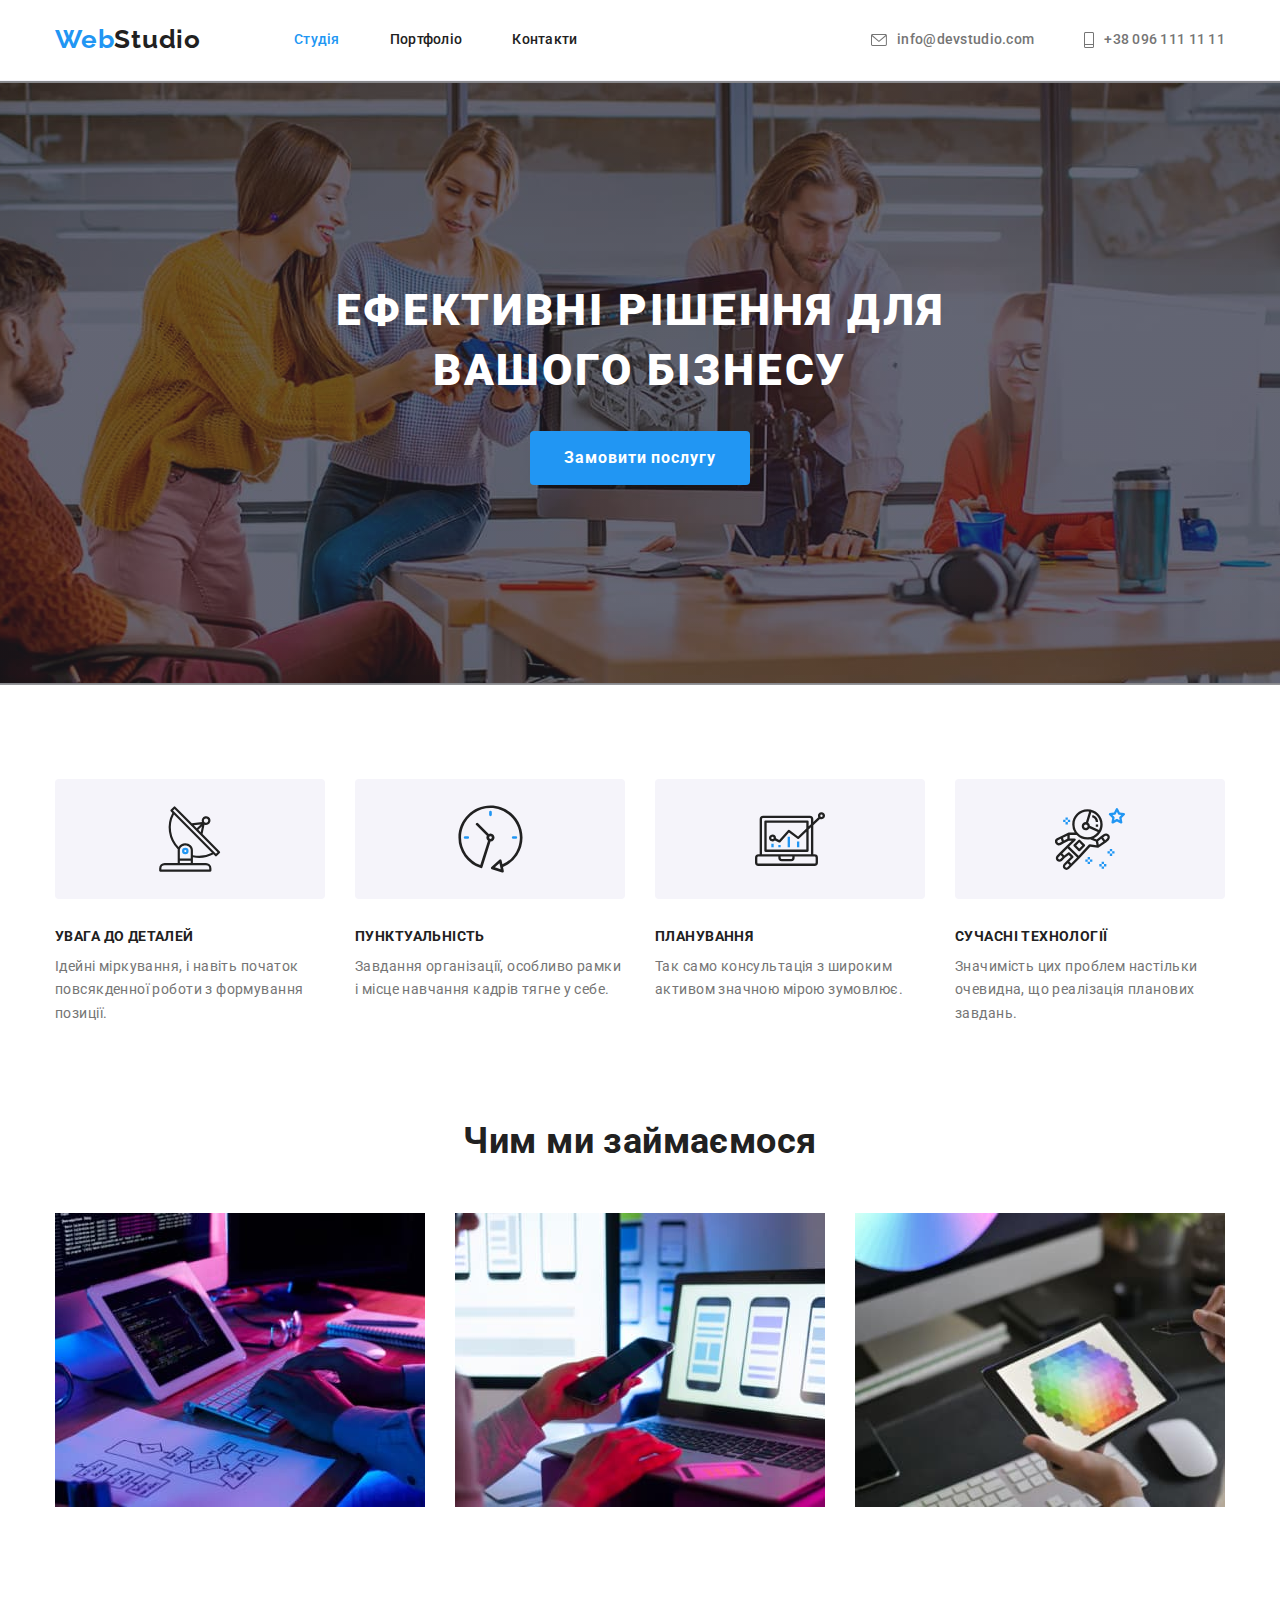
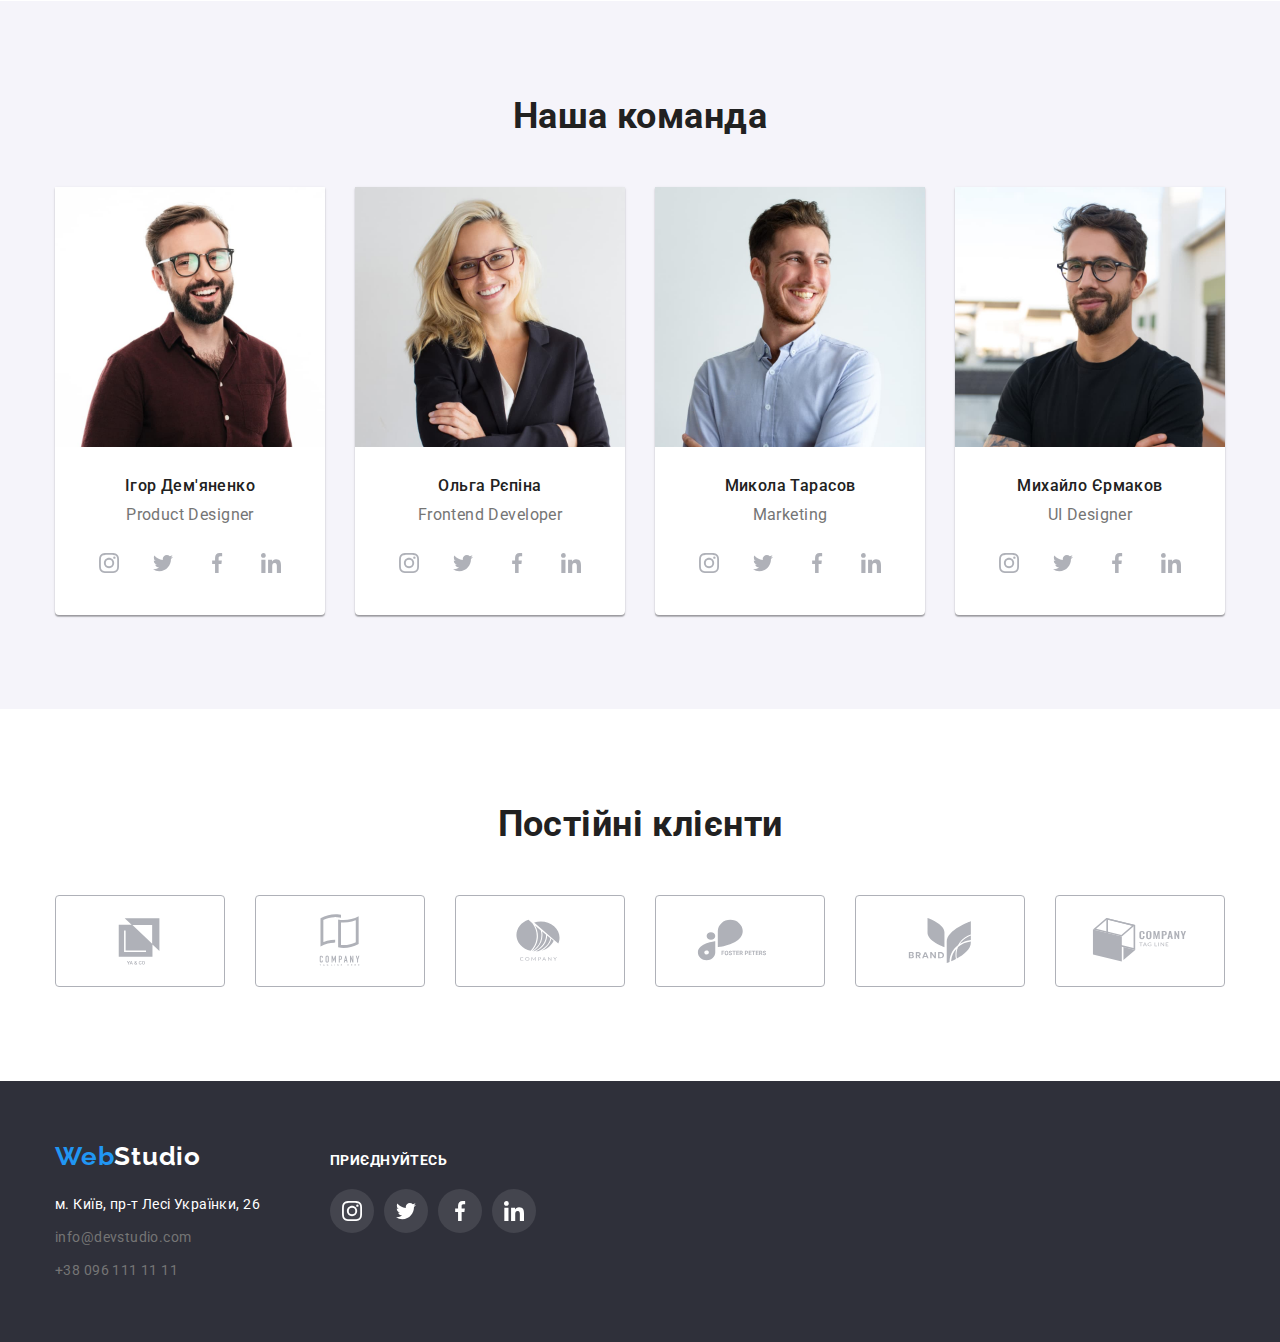
<file: index.html>
<!DOCTYPE html>
<html lang="uk">

<head>
	<meta charset="UTF-8">
	<meta http-equiv="X-UA-Compatible" content="IE=edge">
	<meta name="viewport" content="width=device-width, initial-scale=1.0">
	<title>WebStudio - послуги</title>
	<link rel="import" href="./portfolio.html">
	<link rel="preconnect" href="https://fonts.googleapis.com">
	<link rel="preconnect" href="https://fonts.gstatic.com" crossorigin>
	<link rel="stylesheet" href="https://cdnjs.cloudflare.com/ajax/libs/modern-normalize/1.1.0/modern-normalize.min.css">
	<link href="https://fonts.googleapis.com/css2?family=Raleway:wght@700&family=Roboto:wght@400;500;700;900&display=swap"
		rel="stylesheet">
	<link rel="stylesheet" href="./css/styles.css">
</head>

<body>
	<header>
		<div class="container main-nav">
			<nav class="nav-bar">
				<a href="" class="logo"><span class="highlight-text">Web</span>Studio</a>
				<ul class="nav-links list">
					<li class="nav-link"><a href="./index.html" class="active">Студія</a></li>
					<li class="nav-link"><a href="./portfolio.html">Портфоліо</a></li>
					<li class="nav-link"><a href="">Контакти</a></li>
				</ul>
			</nav>
			<ul class="nav-links nav-contacts list">
				<li class="nav-link">
					<a href="mailto:info@devstudio.com">
						<svg class="icon-nav" width="16px" height="12px">
							<use href="./images/symbol-defs.svg#icon-envelope"></use>
						</svg>
						<span>info@devstudio.com</span>
					</a>
				</li>
				<li class="nav-link">
					<a href="tel:+380961111111">
						<svg class="icon-nav" width="10px" height="16px">
							<use href="./images/symbol-defs.svg#icon-phone"></use>
						</svg>
						<span>+38 096 111 11 11</span>
					</a>
				</li>
			</ul>
		</div>
	</header>
	<main>
		<section class="hero">
			<div class="container container-hero">
				<h1>Ефективні рішення для вашого бізнесу</h1>
				<button class="hero-button" type="button">Замовити послугу</button>
			</div>
		</section>
		<section class="preferences section">
			<div class="container">
				<h2 class="visually-hidden">Наші переваги</h2>
				<ul class="list preferences-list">
					<li class="preferences-block">
						<div class="preferences-container">
							<svg width="65.32" height="70">
								<use href="./images/symbol-defs.svg#icon-antenna"></use>
							</svg>
						</div>
						<h3 class="preferences-header">УВАГА ДО ДЕТАЛЕЙ</h3>
						<p class="preferences-text">Ідейні міркування, і навіть початок повсякденної роботи з
							формування позиції.</p>
					</li>
					<li class="preferences-block">
						<div class="preferences-container">
							<svg width="67" height="70">
								<use href="./images/symbol-defs.svg#icon-clock"></use>
							</svg>
						</div>
						<h3 class="preferences-header">ПУНКТУАЛЬНІСТЬ</h3>
						<p class="preferences-text">Завдання організації, особливо рамки і місце навчання кадрів
							тягне у себе.</p>
					</li>
					<li class="preferences-block">
						<div class="preferences-container">
							<svg width="70" height="70">
								<use href="./images/symbol-defs.svg#icon-diagram"></use>
							</svg>
						</div>
						<h3 class="preferences-header">ПЛАНУВАННЯ</h3>
						<p class="preferences-text">Так само консультація з широким активом значною мірою зумовлює.
						</p>
					</li>
					<li class="preferences-block">
						<div class="preferences-container">
							<svg width="70" height="70">
								<use href="./images/symbol-defs.svg#icon-astronaut"></use>
							</svg>
						</div>
						<h3 class="preferences-header">СУЧАСНІ ТЕХНОЛОГІЇ</h3>
						<p class="preferences-text">Значимість цих проблем настільки очевидна, що реалізація планових
							завдань.</p>
					</li>
				</ul>
			</div>
		</section>
		<section class="works section">
			<div class="container">
				<h2 class="section-headers">Чим ми займаємося</h2>
				<ul class="list works-pictures">
					<li class="works-picture"><img src=" ./images/typing.jpg" alt="друк на клавіатурі" width="300"></li>
					<li class="works-picture"><img src="./images/smartphone.jpg" alt="смартфон та ноутбук" width="300"></li>
					<li class="works-picture"><img src="./images/pick_color_on_tablet.jpg" alt="дизайнер обирає колір на планшеті"
							width="300"></li>
				</ul>
			</div>
		</section>
		<section class="team section">
			<div class="container">
				<h2 class="section-headers">Наша команда</h2>
				<ul class="list team-cards">
					<li class="team-card">
						<img class="team-photo" src="./images/igor_demyanenko.jpg" alt="Ігор Дем'яненко" width="270">
						<div class="team-description">
							<h3 class="team-member">Ігор Дем'яненко</h3>
							<p class="team-text">Product Designer</p>
							<ul class="team-contacts">
								<li>
									<a href="" class="social-icon">
										<svg width="20" height="20">
											<use href="./images/symbol-defs.svg#icon-instagram"></use>
										</svg>
									</a>
								</li>
								<li>
									<a href="" class="social-icon">
										<svg width="20" height="20">
											<use href="./images/symbol-defs.svg#icon-twitter"></use>
										</svg>
									</a>
								</li>
								<li>
									<a href="" class="social-icon">
										<svg width="20" height="20">
											<use href="./images/symbol-defs.svg#icon-facebook"></use>
										</svg>
									</a>
								</li>
								<li>
									<a href="" class="social-icon">
										<svg width="20" height="20">
											<use href="./images/symbol-defs.svg#icon-linkedin"></use>
										</svg>
									</a>
								</li>
							</ul>
						</div>
					</li>
					<li class="team-card">
						<img class="team-photo" src="./images/olga_repina.jpg" alt="Ольга Рєпіна" width="270">
						<div class="team-description">
							<h3 class="team-member">Ольга Рєпіна</h3>
							<p class="team-text">Frontend Developer</p>
							<ul class="team-contacts">
								<li>
									<a href="" class="social-icon">
										<svg width="20" height="20">
											<use href="./images/symbol-defs.svg#icon-instagram"></use>
										</svg>
									</a>
								</li>
								<li>
									<a href="" class="social-icon">
										<svg width="20" height="20">
											<use href="./images/symbol-defs.svg#icon-twitter"></use>
										</svg>
									</a>
								</li>
								<li>
									<a href="" class="social-icon">
										<svg width="20" height="20">
											<use href="./images/symbol-defs.svg#icon-facebook"></use>
										</svg>
									</a>
								</li>
								<li>
									<a href="" class="social-icon">
										<svg width="20" height="20">
											<use href="./images/symbol-defs.svg#icon-linkedin"></use>
										</svg>
									</a>
								</li>
							</ul>
						</div>
					</li>
					<li class="team-card">
						<img class="team-photo" src="./images/mykola_tarasov.jpg" alt="Микола Тарасов" width="270">
						<div class="team-description">
							<h3 class="team-member">Микола Тарасов</h3>
							<p class="team-text">Marketing</p>
							<ul class="team-contacts">
								<li>
									<a href="" class="social-icon">
										<svg width="20" height="20">
											<use href="./images/symbol-defs.svg#icon-instagram"></use>
										</svg>
									</a>
								</li>
								<li>
									<a href="" class="social-icon">
										<svg width="20" height="20">
											<use href="./images/symbol-defs.svg#icon-twitter"></use>
										</svg>
									</a>
								</li>
								<li>
									<a href="" class="social-icon">
										<svg width="20" height="20">
											<use href="./images/symbol-defs.svg#icon-facebook"></use>
										</svg>
									</a>
								</li>
								<li>
									<a href="" class="social-icon">
										<svg width="20" height="20">
											<use href="./images/symbol-defs.svg#icon-linkedin"></use>
										</svg>
									</a>
								</li>
							</ul>
						</div>
					</li>
					<li class="team-card">
						<img class="team-photo" src="./images/mykhailo_yermakov.jpg" alt="Михайло Єрмаков" width="270">
						<div class="team-description">
							<h3 class="team-member">Михайло Єрмаков</h3>
							<p class="team-text">UI Designer</p>
							<ul class="team-contacts">
								<li>
									<a href="" class="social-icon">
										<svg width="20" height="20">
											<use href="./images/symbol-defs.svg#icon-instagram"></use>
										</svg>
									</a>
								</li>
								<li>
									<a href="" class="social-icon">
										<svg width="20" height="20">
											<use href="./images/symbol-defs.svg#icon-twitter"></use>
										</svg>
									</a>
								</li>
								<li>
									<a href="" class="social-icon">
										<svg width="20" height="20">
											<use href="./images/symbol-defs.svg#icon-facebook"></use>
										</svg>
									</a>
								</li>
								<li>
									<a href="" class="social-icon">
										<svg width="20" height="20">
											<use href="./images/symbol-defs.svg#icon-linkedin"></use>
										</svg>
									</a>
								</li>
							</ul>
						</div>
					</li>
				</ul>
			</div>
		</section>
		<section class="clients section">
			<div class="container">
				<h2 class="section-headers">Постійні клієнти</h2>
				<ul class="list clients-list">
					<li>
						<a class="clients-links" href="">
							<svg width="106" height="60">
								<use href="./images/symbol-defs.svg#icon-logo_ya_co"></use>
							</svg>
						</a>
					</li>
					<li>
						<a class="clients-links" href="">
							<svg width="106" height="60">
								<use href="./images/symbol-defs.svg#icon-logo_company_tagline"></use>
							</svg>
						</a>
					</li>
					<li>
						<a class="clients-links" href="">
							<svg width="106" height="60">
								<use href="./images/symbol-defs.svg#icon-logo_company"></use>
							</svg>
						</a>
					</li>
					<li>
						<a class="clients-links" href="">
							<svg width="106" height="60">
								<use href="./images/symbol-defs.svg#icon-logo_foster_peters"></use>
							</svg>
						</a>
					</li>
					<li>
						<a class="clients-links" href="">
							<svg width="106" height="60">
								<use href="./images/symbol-defs.svg#icon-logo_brand"></use>
							</svg>
						</a>
					</li>
					<li>
						<a class="clients-links" href="">
							<svg width="106" height="60">
								<use href="./images/symbol-defs.svg#icon-logo_company_tag_line"></use>
							</svg>
						</a>
					</li>
				</ul>
			</div>
		</section>
	</main>
	<footer>
		<div class="container footer-container">
			<div class="footer-info">
				<a href="" class="logo logo-footer"><span class="highlight-text">Web</span>Studio</a>
				<address>
					<p class="footer-address">м. Київ, пр-т Лесі Українки, 26</p>
					<ul class="footer-contacts list">
						<li><a href="mailto:info@devstudio.com">info@devstudio.com</a></li>
						<li><a href="tel:+380961111111">+38 096 111 11 11</a></li>
					</ul>
				</address>
			</div>
			<div class="footer-social">
				<p class="footer-join">приєднуйтесь</p>
				<ul class="footer-social-contacts">
					<li>
						<a href="" class="footer-social-icon">
							<svg width="20" height="20">
								<use href="./images/symbol-defs.svg#icon-instagram"></use>
							</svg>
						</a>
					</li>
					<li>
						<a href="" class="footer-social-icon">
							<svg width="20" height="20">
								<use href="./images/symbol-defs.svg#icon-twitter"></use>
							</svg>
						</a>
					</li>
					<li>
						<a href="" class="footer-social-icon">
							<svg width="20" height="20">
								<use href="./images/symbol-defs.svg#icon-facebook"></use>
							</svg>
						</a>
					</li>
					<li>
						<a href="" class="footer-social-icon">
							<svg width="20" height="20">
								<use href="./images/symbol-defs.svg#icon-linkedin"></use>
							</svg>
						</a>
					</li>
				</ul>
			</div>
		</div>
	</footer>
</body>

</html>
</file>
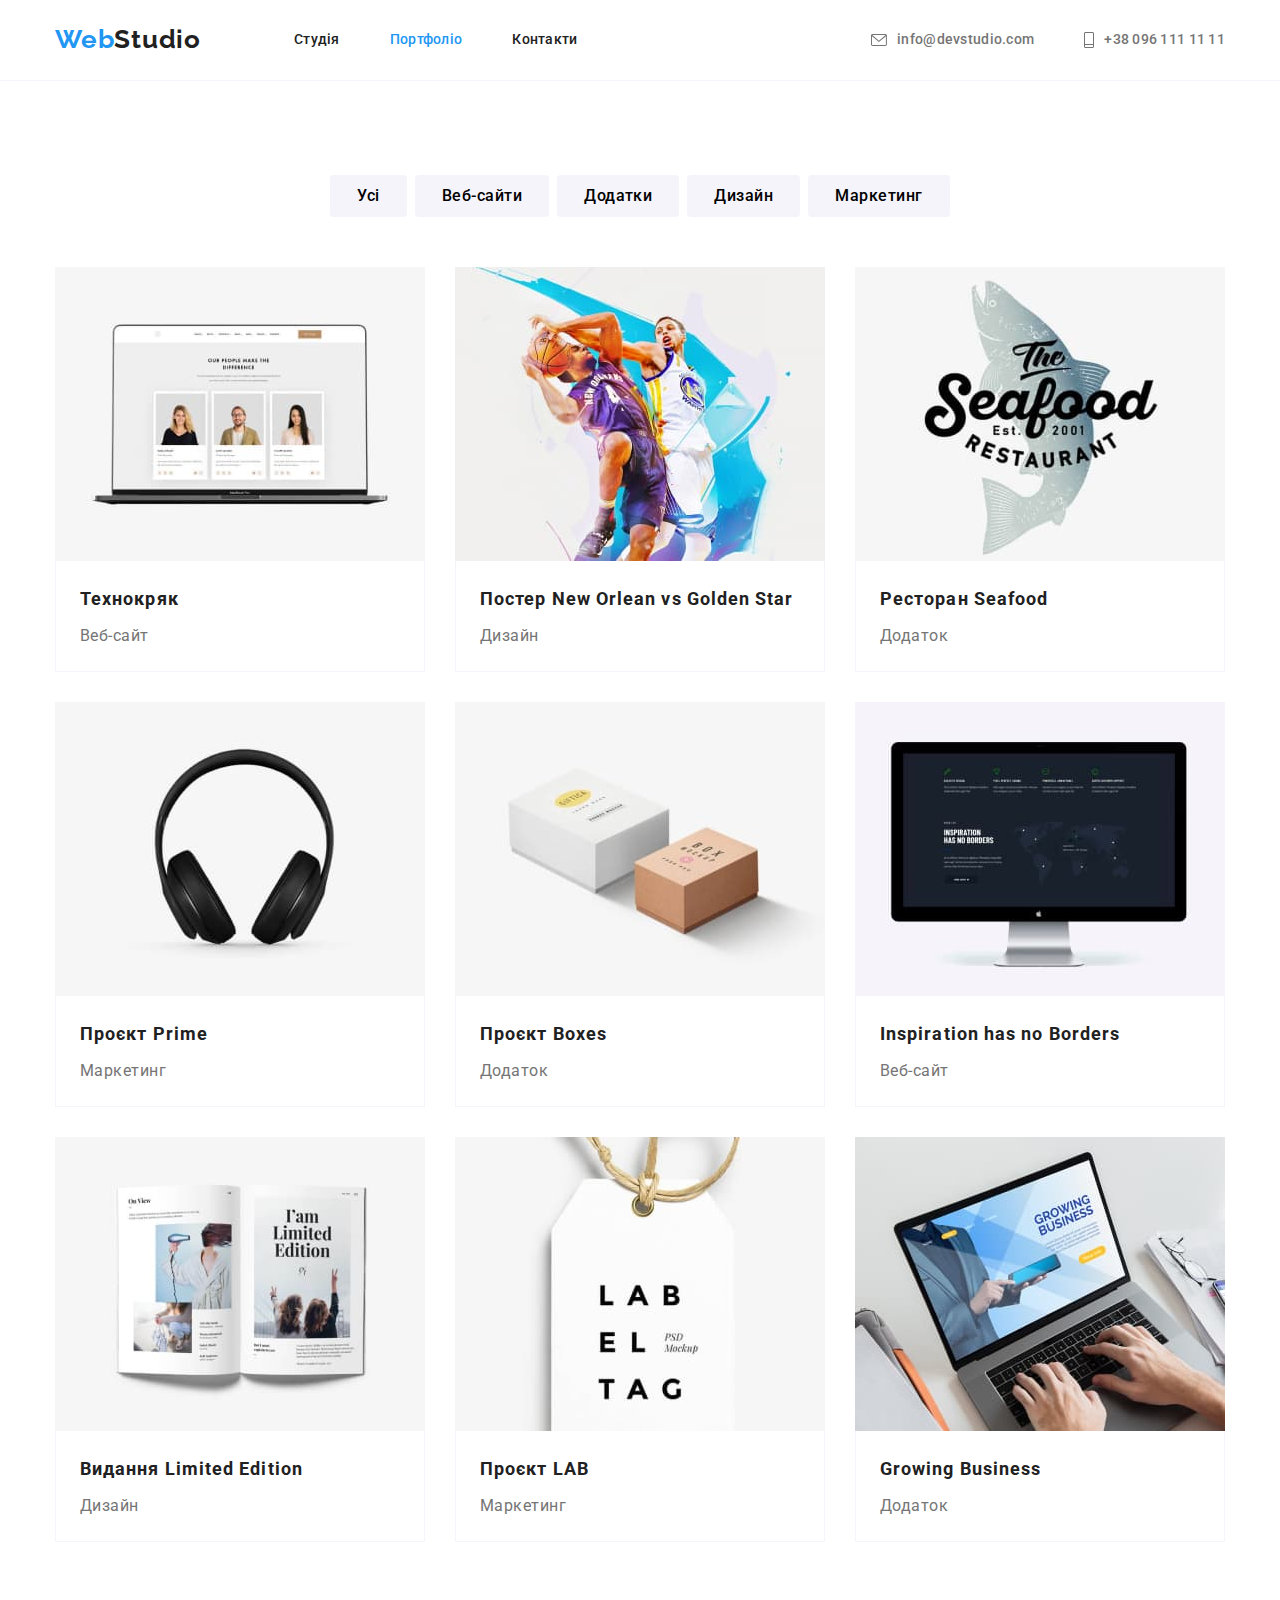
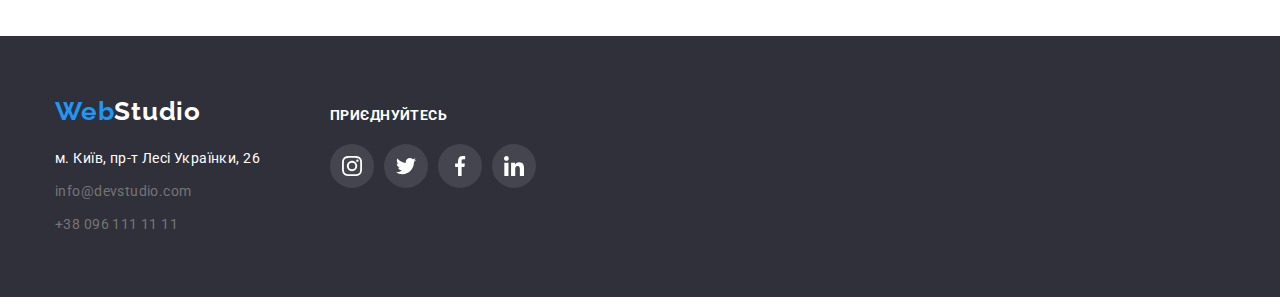
<file: portfolio.html>
<!DOCTYPE html>
<html lang="uk">

<head>
	<meta charset="UTF-8">
	<meta http-equiv="X-UA-Compatible" content="IE=edge">
	<meta name="viewport" content="width=device-width, initial-scale=1.0">
	<title>WebStudio - послуги</title>
	<link rel="preconnect" href="https://fonts.googleapis.com">
	<link rel="preconnect" href="https://fonts.gstatic.com" crossorigin>
	<link rel="stylesheet" href="https://cdnjs.cloudflare.com/ajax/libs/modern-normalize/1.1.0/modern-normalize.min.css">
	<link href="https://fonts.googleapis.com/css2?family=Raleway:wght@700&family=Roboto:wght@400;500;700;900&display=swap"
		rel="stylesheet">
	<link rel="stylesheet" href="./css/styles.css">
</head>

<body>
	<header>
		<div class="container main-nav">
			<nav class="nav-bar">
				<a href="" class="logo"><span class="highlight-text">Web</span>Studio</a>
				<ul class="nav-links list">
					<li class="nav-link"><a href="./index.html">Студія</a></li>
					<li class="nav-link"><a href="./portfolio.html" class="active">Портфоліо</a></li>
					<li class="nav-link"><a href="">Контакти</a></li>
				</ul>
			</nav>
			<ul class="nav-links nav-contacts list">
				<li class="nav-link">
					<a href="mailto:info@devstudio.com">
						<svg class="icon-nav" width="16px" height="12px">
							<use href="./images/symbol-defs.svg#icon-envelope"></use>
						</svg>
						<span>info@devstudio.com</span>
					</a>
				</li>
				<li class="nav-link">
					<a href="tel:+380961111111">
						<svg class="icon-nav" width="10px" height="16px">
							<use href="./images/symbol-defs.svg#icon-phone"></use>
						</svg>
						<span>+38 096 111 11 11</span>
					</a>
				</li>
			</ul>
		</div>
	</header>
	<main>
		<section class="gallery section">
			<div class="container">
				<h1 class="visually-hidden">Галерея наших робіт</h1>
				<ul class="gallery-buttons list">
					<li class="gallery-button"><button class="gallery-text" type="button">Усі</button></li>
					<li class="gallery-button"><button class="gallery-text" type="button">Веб-сайти</button></li>
					<li class="gallery-button"><button class="gallery-text" type="button">Додатки</button></li>
					<li class="gallery-button"><button class="gallery-text" type="button">Дизайн</button></li>
					<li class="gallery-button"><button class="gallery-text" type="button">Маркетинг</button></li>
				</ul>
				<ul class="projects list">
					<li class="projects-card">
						<a href="">
							<img src="./images/technokryak.jpg" alt="веб-сайт Технокряк на екрані ноутбука" width="370">
							<div class="projects-description">
								<h2 class="projects-title">Технокряк</h2>
								<p class="projects-name">Веб-сайт</p>
							</div>
						</a>
					</li>
					<li class="projects-card"><a href="">
							<img src="./images/basketball_poster.jpg" alt="баскетболісти постер" width="370">
							<div class="projects-description">
								<h2 class="projects-title">Постер New Orlean vs Golden Star</h2>
								<p class="projects-name">Дизайн</p>
							</div>
						</a>
					</li>
					<li class="projects-card"><a href="">
							<img src="./images/the_seafood_app.jpg" alt="логотип ресторану сіфуд" width="370">
							<div class="projects-description">
								<h2 class="projects-title">Ресторан Seafood</h2>
								<p class="projects-name">Додаток</p>
							</div>
						</a>
					</li>
					<li class="projects-card"><a href="">
							<img src="./images/prime_marketing.jpg" alt="навушники" width="370">
							<div class="projects-description">
								<h2 class="projects-title">Проєкт Prime</h2>
								<p class="projects-name">Маркетинг</p>
							</div>
						</a>
					</li>
					<li class="projects-card"><a href="">
							<img src="./images/boxes_app.jpg" alt="коробки" width="370">
							<div class="projects-description">
								<h2 class="projects-title">Проєкт Boxes</h2>
								<p class="projects-name">Додаток</p>
							</div>
						</a>
					</li>
					<li class="projects-card"><a href="">
							<img src="./images/inspiration_website.jpg" alt="веб-сайт на моніторі" width="370">
							<div class="projects-description">
								<h2 class="projects-title">Inspiration has no Borders</h2>
								<p class="projects-name">Веб-сайт</p>
							</div>
						</a>
					</li>
					<li class="projects-card"><a href="">
							<img src="./images/limited_edition_work.jpg" alt="видання лімітед едішен" width="370">
							<div class="projects-description">
								<h2 class="projects-title">Видання Limited Edition</h2>
								<p class="projects-name">Дизайн</p>
							</div>
						</a>
					</li>
					<li class="projects-card"><a href="">
							<img src="./images/lab_project.jpg" alt="бірка з логотипом проекту лаб" width="370">
							<div class="projects-description">
								<h2 class="projects-title">Проєкт LAB</h2>
								<p class="projects-name">Маркетинг</p>
							</div>
						</a>
					</li>
					<li class="projects-card"><a href="">
							<img src="./images/growing_business_app.jpg" alt="друк на клавіатурі ноутбука" width="370">
							<div class="projects-description">
								<h2 class="projects-title">Growing Business</h2>
								<p class="projects-name">Додаток</p>
							</div>
						</a>
					</li>
				</ul>
			</div>
		</section>

	</main>
	<footer>
		<div class="container footer-container">
			<div class="footer-info">
				<a href="" class="logo logo-footer"><span class="highlight-text">Web</span>Studio</a>
				<address>
					<p class="footer-address">м. Київ, пр-т Лесі Українки, 26</p>
					<ul class="footer-contacts list">
						<li><a href="mailto:info@devstudio.com">info@devstudio.com</a></li>
						<li><a href="tel:+380961111111">+38 096 111 11 11</a></li>
					</ul>
				</address>
			</div>
			<div class="footer-social">
				<p class="footer-join">приєднуйтесь</p>
				<ul class="footer-social-contacts">
					<li>
						<a href="" class="footer-social-icon">
							<svg width="20" height="20">
								<use href="./images/symbol-defs.svg#icon-instagram"></use>
							</svg>
						</a>
					</li>
					<li>
						<a href="" class="footer-social-icon">
							<svg width="20" height="20">
								<use href="./images/symbol-defs.svg#icon-twitter"></use>
							</svg>
						</a>
					</li>
					<li>
						<a href="" class="footer-social-icon">
							<svg width="20" height="20">
								<use href="./images/symbol-defs.svg#icon-facebook"></use>
							</svg>
						</a>
					</li>
					<li>
						<a href="" class="footer-social-icon">
							<svg width="20" height="20">
								<use href="./images/symbol-defs.svg#icon-linkedin"></use>
							</svg>
						</a>
					</li>
				</ul>
			</div>
		</div>
	</footer>
</body>

</html>
</file>
<file: css/styles.css>
:root {
	--primary-color: #212121;
	--secondary-color: #757575;
	--highlighted-color: #2196F3;
	--white-color: #FFFFFF;
	--footer-background-color: #2F303A;
	--header-background-color: #C4C4C4;
	--secondary-bg-color: #F5F4FA;
	--icon-color: #AFB1B8;
	--icon-background-color: rgba(255, 255, 255, 0.1);
}

html {
	box-sizing: border-box;
}

*,
*::before,
*::after {
	box-sizing: inherit;
}

body {
	color: var(--primary-color);
	font-family: 'Roboto', sans-serif;
	font-size: 14px;
	letter-spacing: 0.03em;
}

img {
	display: block;
	max-width: 100%;
	height: auto;
}

ul {
	list-style: none;
	margin: 0;
}

h1,
h2,
h3,
h4,
h5,
h6,
p {
	margin: 0;
}

a {
	color: var(--primary-color);
	text-decoration: none;
}

header {
	border-bottom: 1px solid var(--secondary-bg-color);
}

.container {
	width: 1200px;
	padding: 0 15px;
	margin: 0 auto;
}

.section {
	padding-top: 94px;
	padding-bottom: 94px;
}

.main-nav {
	display: flex;
	align-items: center;
}



.logo {
	font-family: 'Raleway', sans-serif;
	font-weight: 700;
	font-size: 26px;
	line-height: 1.2;
	letter-spacing: 0.03em;
	align-self: center;
	display: block;
}

.highlight-text,
.active,
.nav-links a:hover,
.nav-links a:focus,
.nav-contacts a:hover,
.nav-contacts a:focus {
	color: var(--highlighted-color);
}

.list {
	padding: 0;
}

.nav-bar {
	display: flex;
}

.nav-bar>.nav-links {
	margin-left: 93px;
}

.nav-links {
	display: flex;
	font-weight: 500;
	line-height: 1.14;
	letter-spacing: 0.02em;
}

.nav-links a {
	padding-top: 32px;
	padding-bottom: 32px;
	display: inline-flex;
	align-items: center;
}

.nav-links .nav-link:not(:last-child) {
	margin-right: 50px;
}

.nav-links.nav-contacts {
	margin-left: auto;
}

.nav-contacts a,
.team-text {
	color: var(--secondary-color);
}

.icon-nav {
	margin-right: 10px;
	fill: currentColor;
}

.icon-nav:hover,
.icon-nav:focus {
	fill: var(--highlighted-color);
}

.hero {
	max-width: 1600px;
	margin: 0 auto;
	text-align: center;
	padding: 200px 0;
	background-color: var(--header-background-color);
	background-image: linear-gradient(to left, rgba(47, 48, 58, 0.4), rgba(47, 48, 58, 0.4)), url(../images/hero_bg.jpg);
	background-repeat: no-repeat;
	background-position: center;
}

.hero h1 {
	width: 696px;
	margin: 0 auto;
	margin-bottom: 30px;
	font-weight: 900;
	font-size: 44px;
	line-height: 1.36;
	text-align: center;
	letter-spacing: 0.06em;
	text-transform: uppercase;
	color: var(--white-color);
}

.hero-button {
	padding: 10px 32px;

	color: var(--white-color);
	background-color: var(--highlighted-color);
	font-weight: 700;
	font-size: 16px;
	line-height: 1.87;
	text-align: center;
	letter-spacing: 0.06em;
	font-family: inherit;
	border-color: transparent;
	border-radius: 4px;
}

.visually-hidden {
	position: absolute;
	width: 1px;
	height: 1px;
	margin: -1px;
	border: 0;
	padding: 0;

	white-space: nowrap;
	clip-path: inset(100%);
	clip: rect(0 0 0 0);
	overflow: hidden;
}

.preferences-list,
.works-pictures,
.team-cards {
	display: flex;
}

.preferences-block {
	width: calc((100% - 90px) / 4);
	margin-right: 30px;
}

.preferences-container {
	height: 120px;
	background-color: var(--secondary-bg-color);
	border-radius: 4px;
	display: flex;
	align-items: center;
	justify-content: center;
	margin-bottom: 30px;
}

.works.section {
	padding-top: 0;
}

.works-picture img {
	width: 370px;
}

.works-picture:not(:last-child),
.team-card:not(:last-child) {
	margin-right: 30px;
}

.preferences-block:last-child {
	margin-right: 0;
}

.preferences-header {
	margin-bottom: 10px;
	font-size: inherit;
	font-weight: 700;
	line-height: 1.14;
	text-transform: uppercase;
}

.preferences-text,
.footer-contacts a {
	line-height: 1.71;
	color: var(--secondary-color);
	display: block;
}

.footer-contacts li:not(:last-child) {
	margin-bottom: 9px;
}

.section-headers {
	margin-bottom: 50px;
	font-weight: 700;
	font-size: 36px;
	line-height: 1.18;
	text-align: center;
}

.team {
	background-color: var(--secondary-bg-color);
	font-size: 16px;
	line-height: 1.18;
}

.team-description {
	padding: 30px 0;
}

.team-text {
	margin-bottom: 16px;
}

.team .team-card {
	width: 270px;
	text-align: center;
	background-color: var(--white-color);
	box-shadow: 0px 1px 3px rgba(0, 0, 0, 0.12), 0px 1px 1px rgba(0, 0, 0, 0.14), 0px 2px 1px rgba(0, 0, 0, 0.2);
	border-radius: 0px 0px 4px 4px;
}

.team .team-member {
	margin-bottom: 10px;
	font-weight: 500;
	font-size: 16px;
}

.team-contacts,
.footer-social-contacts {
	display: inline-flex;
	width: 206px;
	padding: 0;
	justify-content: space-between;
}

.social-icon,
.footer-social-icon {
	width: 44px;
	height: 44px;
	border-radius: 50%;
	display: flex;
	align-items: center;
	justify-content: center;
	fill: var(--icon-color);
}

.social-icon:hover,
.social-icon:focus,
.footer-social-icon:hover,
.footer-social-icon:focus {
	background-color: var(--highlighted-color);
	fill: var(--white-color);
}

.clients-list {
	display: flex;
	justify-content: space-between;
	align-items: center;
}

.clients-list li {
	width: 170px;
	height: 92px;
}

.clients-links {
	display: flex;
	align-items: center;
	justify-content: center;
	width: 170px;
	height: 92px;
	fill: var(--icon-color);
	border: 1px solid var(--icon-color);
	border-radius: 4px;
}

.clients-links:hover,
.clients-links:focus {
	border-color: var(--highlighted-color);
	fill: var(--highlighted-color);
}

footer {
	background-color: var(--footer-background-color);
	padding-top: 60px;
	padding-bottom: 60px;
}

.footer-container {
	display: flex;
	align-items: baseline;
}

.footer-join {
	font-size: 14px;
	letter-spacing: 0.03em;
	text-transform: uppercase;
	font-weight: 700;
	line-height: 1.14;
	color: var(--white-color);
	margin-bottom: 20px;
}

.footer-social {
	margin-left: 70px;
}

.footer-social-icon {
	background: var(--icon-background-color);
	fill: var(--white-color);
}

.footer-address {
	margin-bottom: 9px;
	line-height: 1.71;
}

.logo-footer {
	display: inline-block;
	margin-bottom: 20px;
}

.logo-footer,
.footer-address {
	color: var(--white-color);
}

address {
	font-style: normal;
}

.gallery-buttons {
	margin-bottom: 50px;
	display: flex;
	justify-content: center;
}

.gallery-text {
	padding: 6px 25px;
	background: var(--secondary-bg-color);
	font-family: inherit;
	font-weight: 500;
	font-size: 16px;
	line-height: 1.62;
	text-align: center;
	letter-spacing: 0.03em;
	cursor: pointer;
	border-color: transparent;
	border-radius: 4px;
}

.gallery-button:hover,
.gallery-button:focus {
	box-shadow: 0px 3px 1px rgba(0, 0, 0, 0.1), 0px 1px 2px rgba(0, 0, 0, 0.08), 0px 2px 2px rgba(0, 0, 0, 0.12);
}

.gallery-button+.gallery-button {
	margin-left: 8px;
}

.gallery-text:hover,
.gallery-text:focus {
	background: var(--highlighted-color);
	color: var(--white-color);
}

.projects {
	display: flex;
	flex-wrap: wrap;
}

.projects-card {
	margin-right: 30px;
	margin-bottom: 30px;
	width: 370px;
}

.projects-card:nth-child(3n) {
	margin-right: 0;
}

.projects-card:nth-last-child(-n + 3) {
	margin-bottom: 0;
}

.projects-title {
	font-weight: 700;
	font-size: 18px;
	line-height: 2;
	letter-spacing: 0.06em;
	margin-bottom: 4px;
}

.projects-card:hover,
.projects-card:focus {
	box-shadow: 0px 1px 1px rgba(0, 0, 0, 0.12), 0px 4px 4px rgba(0, 0, 0, 0.06), 1px 4px 6px rgba(0, 0, 0, 0.16);
}

.projects-name {
	font-size: 16px;
	line-height: 1.88;
	letter-spacing: 0.03em;
	color: var(--secondary-color);
}

.projects-description {
	padding: 20px 24px;
	border: 1px solid var(--secondary-bg-color);
	border-top: none;
}
</file>
